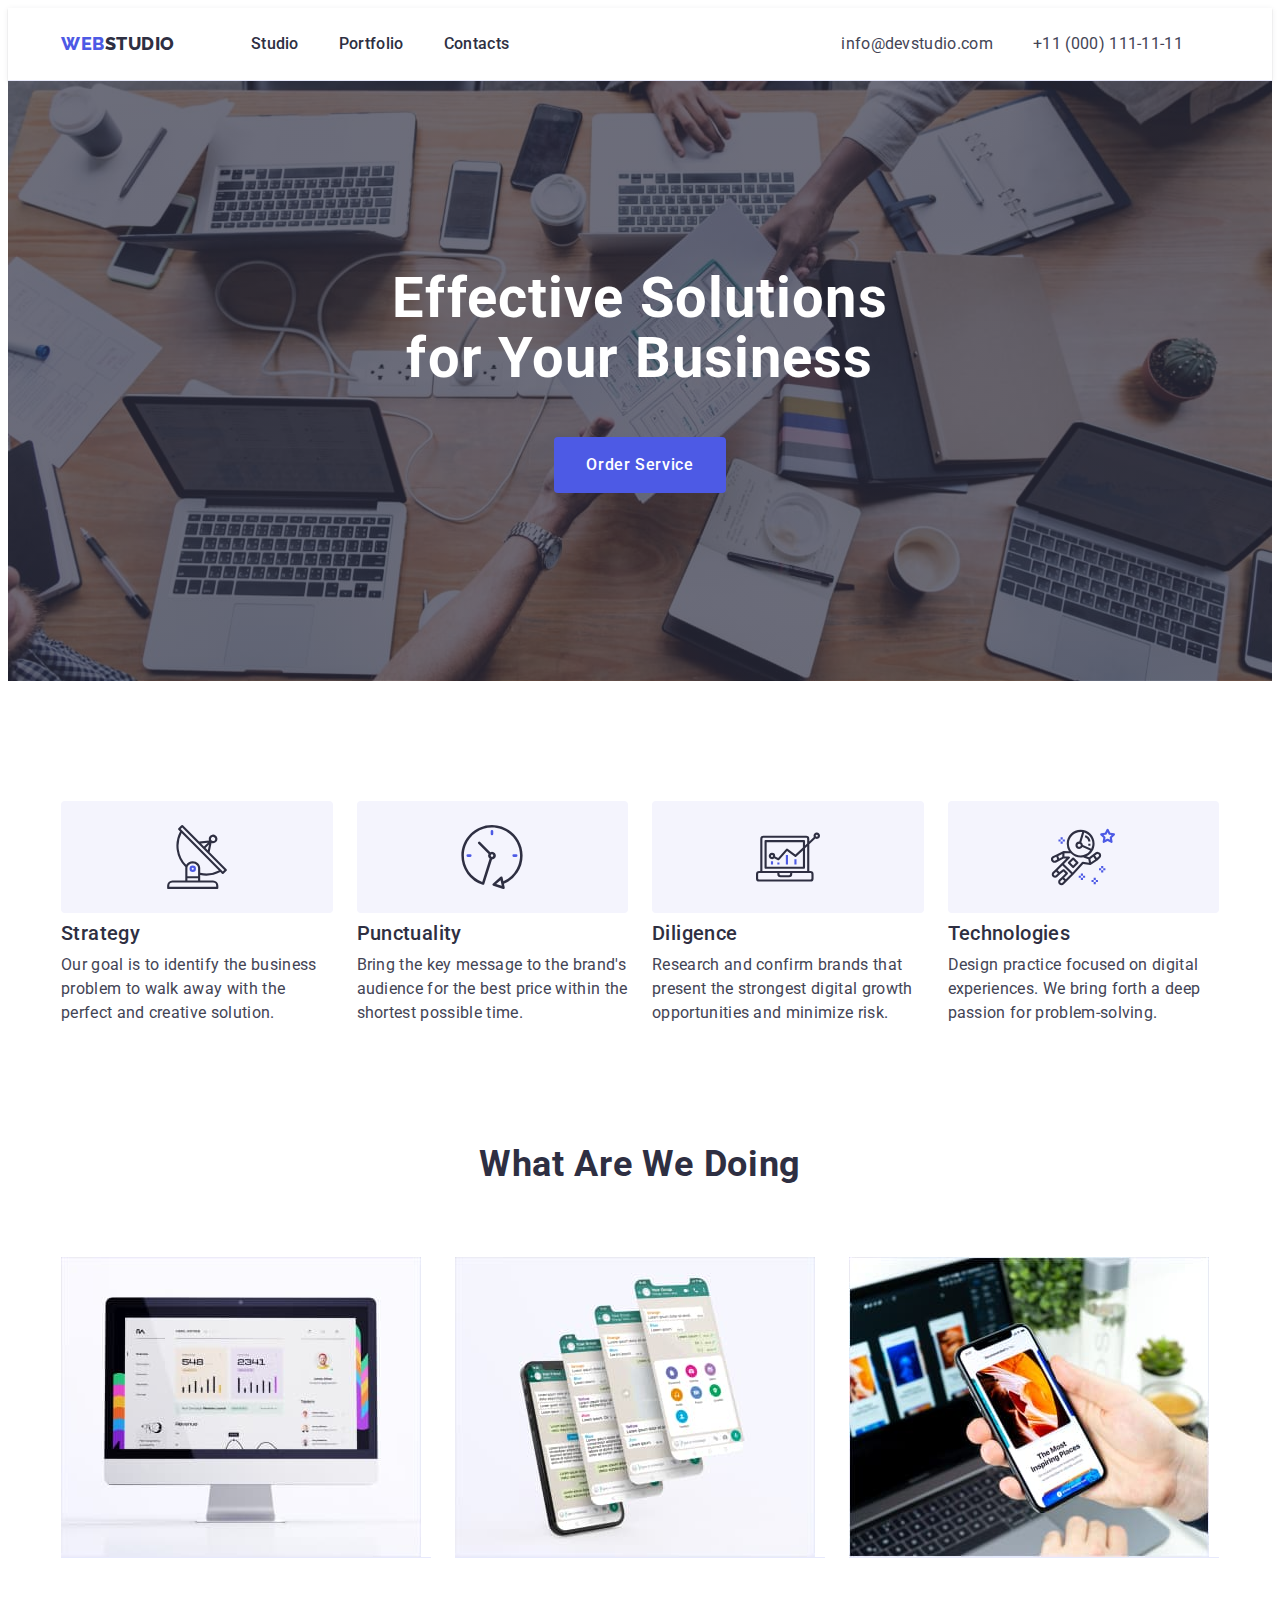
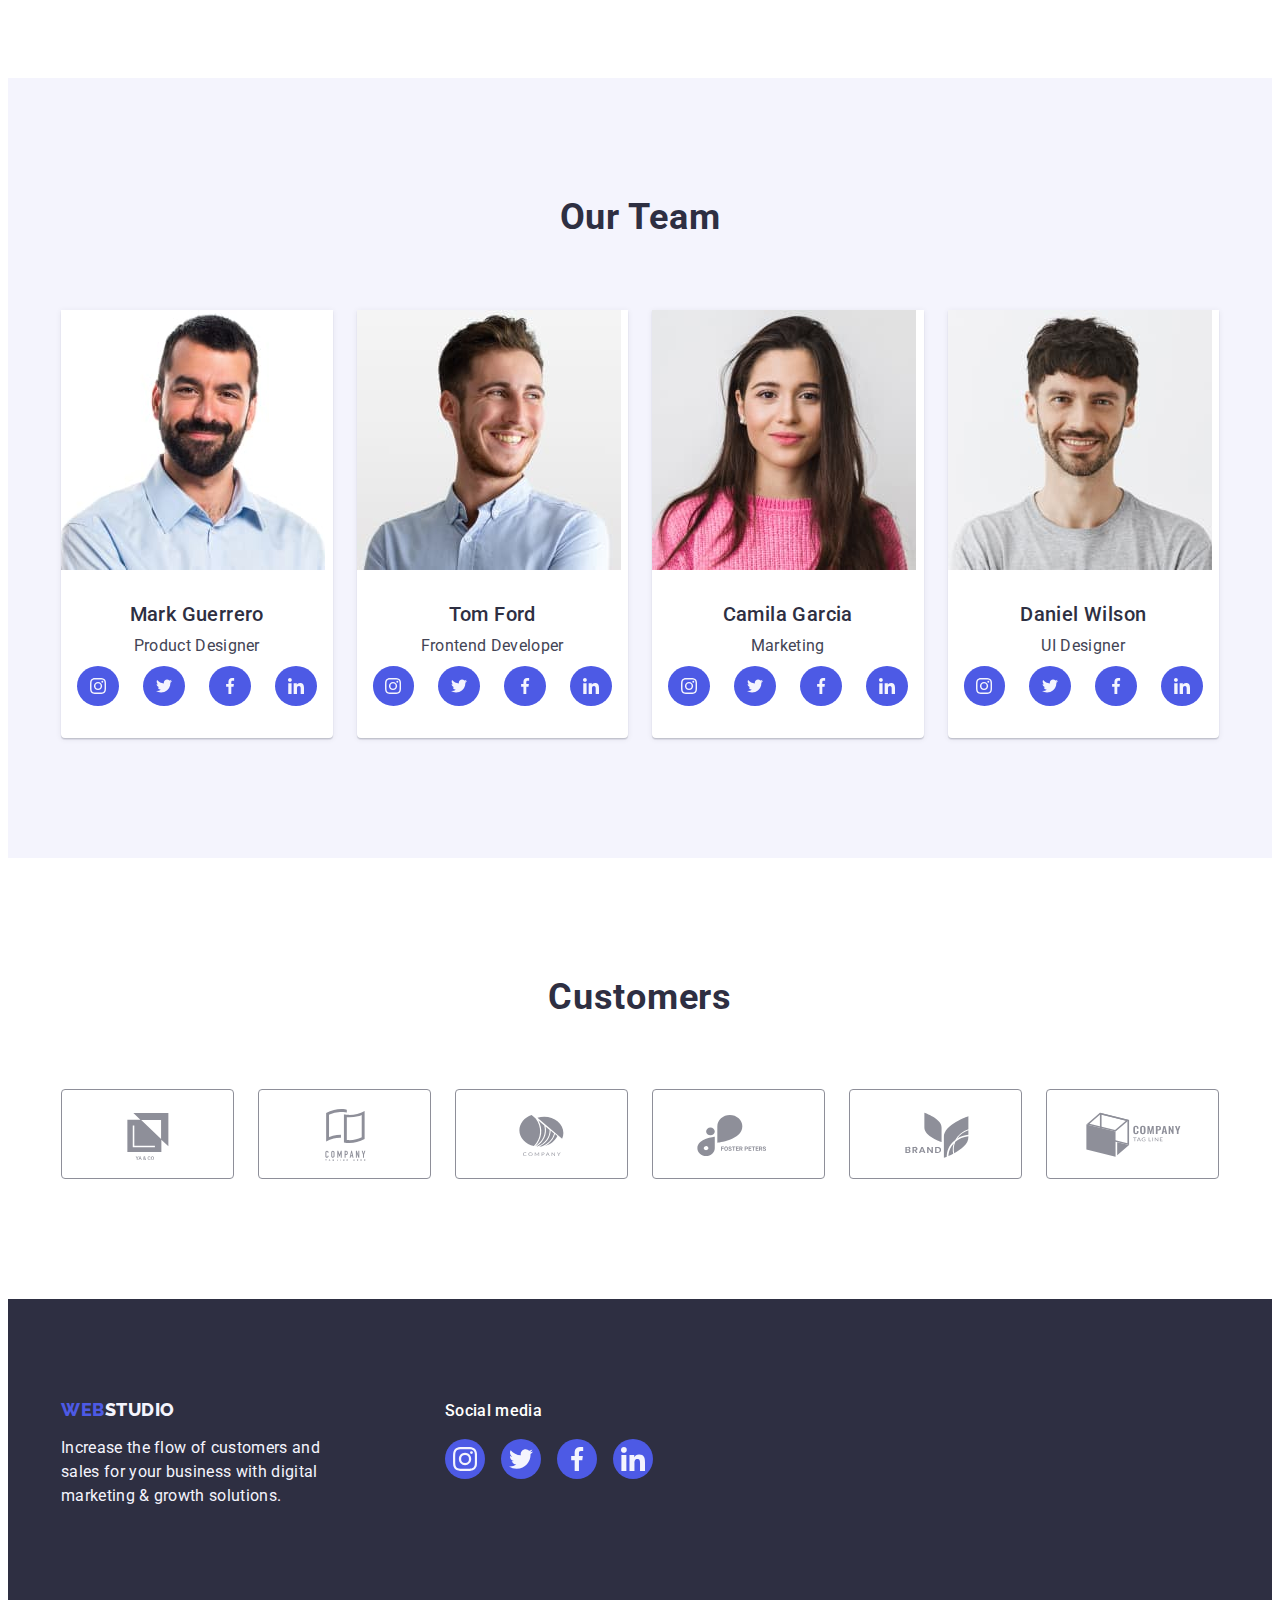
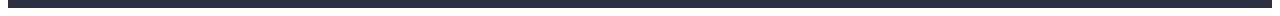
<file: index.html>
<!DOCTYPE html>
<html lang="en">
  <head>
    <meta charset="UTF-8" />
    <meta http-equiv="X-UA-Compatible" content="IE=edge" />
    <meta name="viewport" content="width=device-width, initial-scale=1.0" />
    <title>WebStudio</title>
    <link rel="preconnect" href="https://fonts.googleapis.com" />
    <link rel="preconnect" href="https://fonts.gstatic.com" crossorigin />
    <link
      href="https://fonts.googleapis.com/css2?family=Raleway:wght@800&family=Roboto:wght@400;500;700&display=swap"
      rel="stylesheet" />
    <link
      rel="stylesheet"
      href="https://cdnjs.cloudflare.com/ajax/libs/modern-normalize/1.1.0/modern-normalize.min.css"
      integrity="sha512-wpPYUAdjBVSE4KJnH1VR1HeZfpl1ub8YT/NKx4PuQ5NmX2tKuGu6U/JRp5y+Y8XG2tV+wKQpNHVUX03MfMFn9Q=="
      crossorigin="anonymous"
      referrerpolicy="no-referrer" />
    <link rel="stylesheet" href="./css/styles.css" />
  </head>
  <body>
    <!--Шапка профілю з навігацією та лого-->
    <header class="header">
      <div class="header-container container">
        <nav class="nav">
          <a class="logo link" href="./index.html">Web<span class="upper-logo">Studio</span></a>
          <ul class="site-nav list">
            <li class="item">
              <a class="link" href="./index.html">Studio</a>
            </li>
            <li class="item">
              <a class="link" href="./portfolio.html">Portfolio</a>
            </li>
            <li class="item">
              <a class="link" href="">Contacts</a>
            </li>
          </ul>
        </nav>
        <address class="address">
          <ul class="list">
            <li>
              <a class="address link" href="mailto:info@devstudio.com">info@devstudio.com</a>
            </li>
            <li>
              <a class="address link" href="tel:+110001111111">+11 (000) 111-11-11</a>
            </li>
          </ul>
        </address>
      </div>
    </header>

    <main>
      <!--Секція герой-->
      <section class="hero-container page-hero">
        <div class="container">
          <h1 class="hero-title">Effective Solutions for Your Business</h1>
          <button class="btn hero" type="button">Order Service</button>
        </div>
      </section>

      <!--Секція переваг-->
      <section class="features section">
        <div class="container">
          <h2 class="visually-hidden">Our features</h2>
          <ul class="features list card-set">
            <li class="features item card-sed-item">
              <div class="thumb">
                <svg class="icon" width="64" height="64">
                  <use href="./images/icons.svg#icon-antenna"></use>
                </svg>
              </div>
              <h3 class="features subtitle">Strategy</h3>
              <p class="features text">
                Our goal is to identify the business problem to walk away with the perfect and creative solution.
              </p>
            </li>
            <li class="features item card-sed-item">
              <div class="thumb">
                <svg class="icon" width="64" height="64">
                  <use href="./images/icons.svg#icon-clock"></use>
                </svg>
              </div>
              <h3 class="features subtitle">Punctuality</h3>
              <p class="features text">
                Bring the key message to the brand's audience for the best price within the shortest possible time.
              </p>
            </li>
            <li class="features item card-sed-item">
              <div class="thumb">
                <svg class="icon" width="64" height="64">
                  <use href="./images/icons.svg#icon-diagram"></use>
                </svg>
              </div>
              <h3 class="features subtitle">Diligence</h3>
              <p class="features text">
                Research and confirm brands that present the strongest digital growth opportunities and minimize risk.
              </p>
            </li>
            <li class="features item card-sed-item">
              <div class="thumb">
                <svg class="icon" width="64" height="64">
                  <use href="./images/icons.svg#icon-astronaut"></use>
                </svg>
              </div>
              <h3 class="features subtitle">Technologies</h3>
              <p class="features text">
                Design practice focused on digital experiences. We bring forth a deep passion for problem-solving.
              </p>
            </li>
          </ul>
        </div>
      </section>

      <!--Секція послуг-->
      <section class="working section">
        <div class="container">
          <h2 class="section-title">What are we doing</h2>
          <ul class="working list card-set">
            <li class="working item card-sed-item">
              <img
                src="./images/section-working/what-are-we-doing-1.jpg"
                alt="monitor for computer with open web page"
                width="360"
                height="300" />
            </li>
            <li class="working item card-sed-item">
              <img
                src="./images/section-working/what-are-we-doing-2.jpg"
                alt="mobile phone with chat"
                width="360"
                height="300" />
            </li>
            <li class="working item card-sed-item">
              <img
                src="./images/section-working/what-are-we-doing-3.jpg"
                alt="man with laptop and phone with open websites"
                width="360"
                height="300" />
            </li>
          </ul>
        </div>
      </section>

      <!--Секція Наша команда-->
      <section class="team section">
        <div class="container">
          <h2 class="section-title">Our Team</h2>
          <ul class="team list card-set">
            <li class="team item card-sed-item">
              <img src="./images/section-team/team-1.jpg" alt="Mark Guerrero" width="264" height="260" />
              <div class="desc-wrap">
                <h3 class="team subtitle">Mark Guerrero</h3>
                <p class="team text">Product Designer</p>
                <ul class="media-social list card-set">
                  <li class="card-sed-item">
                    <a
                      class="social-link link"
                      aria-label="Instagram"
                      href=""
                      target="_blank"
                      rel="noopener no-referrer">
                      <svg class="social-icon" width="16" height="16">
                        <use href="./images/icons.svg#icon-instagram"></use>
                      </svg>
                    </a>
                  </li>
                  <li class="card-sed-item">
                    <a class="social-link link" aria-label="Twitter" href="" target="_blank" rel="noopener no-referrer">
                      <svg class="social-icon" width="16" height="16">
                        <use href="./images/icons.svg#icon-twitter"></use>
                      </svg>
                    </a>
                  </li>
                  <li class="card-sed-item">
                    <a
                      class="social-link link"
                      aria-label="Facebook"
                      href=""
                      target="_blank"
                      rel="noopener no-referrer">
                      <svg class="social-icon" width="16" height="16">
                        <use href="./images/icons.svg#icon-facebook"></use>
                      </svg>
                    </a>
                  </li>
                  <li class="card-sed-item">
                    <a
                      class="social-link link"
                      aria-label="Linkedin"
                      href=""
                      target="_blank"
                      rel="noopener no-referrer">
                      <svg class="social-icon" width="16" height="16">
                        <use href="./images/icons.svg#icon-linkedin"></use>
                      </svg>
                    </a>
                  </li>
                </ul>
              </div>
            </li>
            <li class="team item card-sed-item">
              <img src="./images/section-team/team-2.jpg" alt="Tom Ford" width="264" height="260" />
              <div class="desc-wrap">
                <h3 class="team subtitle">Tom Ford</h3>
                <p class="team text">Frontend Developer</p>
                <ul class="media-social list card-set">
                  <li class="card-sed-item">
                    <a
                      class="social-link link"
                      aria-label="Instagram"
                      href=""
                      target="_blank"
                      rel="noopener no-referrer">
                      <svg class="social-icon" width="16" height="16">
                        <use href="./images/icons.svg#icon-instagram"></use>
                      </svg>
                    </a>
                  </li>
                  <li class="card-sed-item">
                    <a class="social-link link" aria-label="" href="Twitter" target="_blank">
                      <svg class="social-icon" width="16" height="16">
                        <use href="./images/icons.svg#icon-twitter"></use>
                      </svg>
                    </a>
                  </li>
                  <li class="card-sed-item">
                    <a class="social-link link" aria-label="Facebook" href="" target="_blank">
                      <svg class="social-icon" width="16" height="16">
                        <use href="./images/icons.svg#icon-facebook"></use>
                      </svg>
                    </a>
                  </li>
                  <li class="card-sed-item">
                    <a
                      class="social-link link"
                      aria-label=""
                      href="Linkedin"
                      target="_blank"
                      rel="noopener no-referrer">
                      <svg class="social-icon" width="16" height="16">
                        <use href="./images/icons.svg#icon-linkedin"></use>
                      </svg>
                    </a>
                  </li>
                </ul>
              </div>
            </li>
            <li class="team item card-sed-item">
              <img src="./images/section-team/team-3.jpg" alt="Camila Garcia" width="264" height="260" />
              <div class="desc-wrap">
                <h3 class="team subtitle">Camila Garcia</h3>
                <p class="team text">Marketing</p>
                <ul class="media-social list card-set">
                  <li class="card-sed-item">
                    <a
                      class="social-link link"
                      aria-label="Instagram"
                      href=""
                      target="_blank"
                      rel="noopener no-referrer">
                      <svg class="social-icon" width="16" height="16">
                        <use href="./images/icons.svg#icon-instagram"></use>
                      </svg>
                    </a>
                  </li>
                  <li class="card-sed-item">
                    <a class="social-link link" aria-label="Twitter" href="" target="_blank" rel="noopener no-referrer">
                      <svg class="social-icon" width="16" height="16">
                        <use href="./images/icons.svg#icon-twitter"></use>
                      </svg>
                    </a>
                  </li>
                  <li class="card-sed-item">
                    <a
                      class="social-link link"
                      aria-label="Facebook"
                      href=""
                      target="_blank"
                      rel="noopener no-referrer">
                      <svg class="social-icon" width="16" height="16">
                        <use href="./images/icons.svg#icon-facebook"></use>
                      </svg>
                    </a>
                  </li>
                  <li class="card-sed-item">
                    <a
                      class="social-link link"
                      aria-label="Linkedin"
                      href=""
                      target="_blank"
                      rel="noopener no-referrer">
                      <svg class="social-icon" width="16" height="16">
                        <use href="./images/icons.svg#icon-linkedin"></use>
                      </svg>
                    </a>
                  </li>
                </ul>
              </div>
            </li>
            <li class="team item card-sed-item">
              <img src="./images/section-team/team-4.jpg" alt="Daniel Wilson" width="264" height="260" />
              <div class="desc-wrap">
                <h3 class="team subtitle">Daniel Wilson</h3>
                <p class="team text">UI Designer</p>
                <ul class="media-social list card-set">
                  <li class="card-sed-item">
                    <a
                      class="social-link link"
                      aria-label="Instagram"
                      href=""
                      target="_blank"
                      rel="noopener no-referrer">
                      <svg class="social-icon" width="16" height="16">
                        <use href="./images/icons.svg#icon-instagram"></use>
                      </svg>
                    </a>
                  </li>
                  <li class="card-sed-item">
                    <a class="social-link link" aria-label="Twitter" href="" target="_blank" rel="noopener no-referrer">
                      <svg class="social-icon" width="16" height="16">
                        <use href="./images/icons.svg#icon-twitter"></use>
                      </svg>
                    </a>
                  </li>
                  <li class="card-sed-item">
                    <a
                      class="social-link link"
                      aria-label="Facebook"
                      href=""
                      target="_blank"
                      rel="noopener no-referrer">
                      <svg class="social-icon" width="16" height="16">
                        <use href="./images/icons.svg#icon-facebook"></use>
                      </svg>
                    </a>
                  </li>
                  <li class="card-sed-item">
                    <a
                      class="social-link link"
                      aria-label="Linkedin"
                      href=""
                      target="_blank"
                      rel="noopener no-referrer">
                      <svg class="social-icon" width="16" height="16">
                        <use href="./images/icons.svg#icon-linkedin"></use>
                      </svg>
                    </a>
                  </li>
                </ul>
              </div>
            </li>
          </ul>
        </div>
      </section>

      <!--Секция клієнтів-->
      <section class="clients section">
        <div class="container">
          <h2 class="section-title">Customers</h2>
          <ul class="clients list card-set">
            <li class="card-sed-item">
              <a class="clients link" href="">
                <svg class="clients-icon" width="104" height="56">
                  <use href="./images/icons.svg#icon-client-logo-1"></use>
                </svg>
              </a>
            </li>
            <li class="card-sed-item">
              <a class="clients link" href="">
                <svg class="clients-icon" width="104" height="56">
                  <use href="./images/icons.svg#icon-client-logo-2"></use>
                </svg>
              </a>
            </li>
            <li class="card-sed-item">
              <a class="clients link" href="">
                <svg class="clients-icon" width="104" height="56">
                  <use href="./images/icons.svg#icon-client-logo-3"></use>
                </svg>
              </a>
            </li>
            <li class="card-sed-item">
              <a class="clients link" href="">
                <svg class="clients-icon" width="104" height="56">
                  <use href="./images/icons.svg#icon-client-logo-4"></use>
                </svg>
              </a>
            </li>
            <li class="card-sed-item">
              <a class="clients link" href="">
                <svg class="clients-icon" width="104" height="56">
                  <use href="./images/icons.svg#icon-client-logo-5"></use>
                </svg>
              </a>
            </li>
            <li class="card-sed-item">
              <a class="clients link" href="">
                <svg class="clients-icon" width="104" height="56">
                  <use href="./images/icons.svg#icon-client-logo-6"></use>
                </svg>
              </a>
            </li>
          </ul>
        </div>
      </section>
    </main>

    <!--Підвал-->
    <footer class="page-footer">
      <div class="footer-container container">
        <div class="footer-left-part">
          <a class="logo link" href="./index.html">Web<span class="lower-logo">Studio</span></a>
          <p class="footer text">
            Increase the flow of customers and sales for your business with digital marketing & growth solutions.
          </p>
        </div>

        <div class="footer-right-part">
          <p class="social-text">Social media</p>
          <ul class="media-social list card-set">
            <li class="card-sed-item">
              <a class="social-link link" href="" target="_blank" rel="noopener no-referrer" aria-label="Instagram">
                <svg class="social-icon" width="24" height="24">
                  <use href="./images/icons.svg#icon-instagram"></use>
                </svg>
              </a>
            </li>
            <li class="card-sed-item">
              <a class="social-link link" href="" target="_blank" rel="noopener no-referrer" aria-label="twitter">
                <svg class="social-icon" width="24" height="24">
                  <use href="./images/icons.svg#icon-twitter"></use>
                </svg>
              </a>
            </li>
            <li class="card-sed-item">
              <a class="social-link link" href="" target="_blank" rel="noopener no-referrer" aria-label="facebook">
                <svg class="social-icon" width="24" height="24">
                  <use href="./images/icons.svg#icon-facebook"></use>
                </svg>
              </a>
            </li>
            <li class="card-sed-item">
              <a class="social-link link" href="" target="_blank" rel="noopener no-referrer" aria-label="linkedin">
                <svg class="social-icon" width="24" height="24">
                  <use href="./images/icons.svg#icon-linkedin"></use>
                </svg>
              </a>
            </li>
          </ul>
        </div>
      </div>
    </footer>
  </body>
</html>
</file>
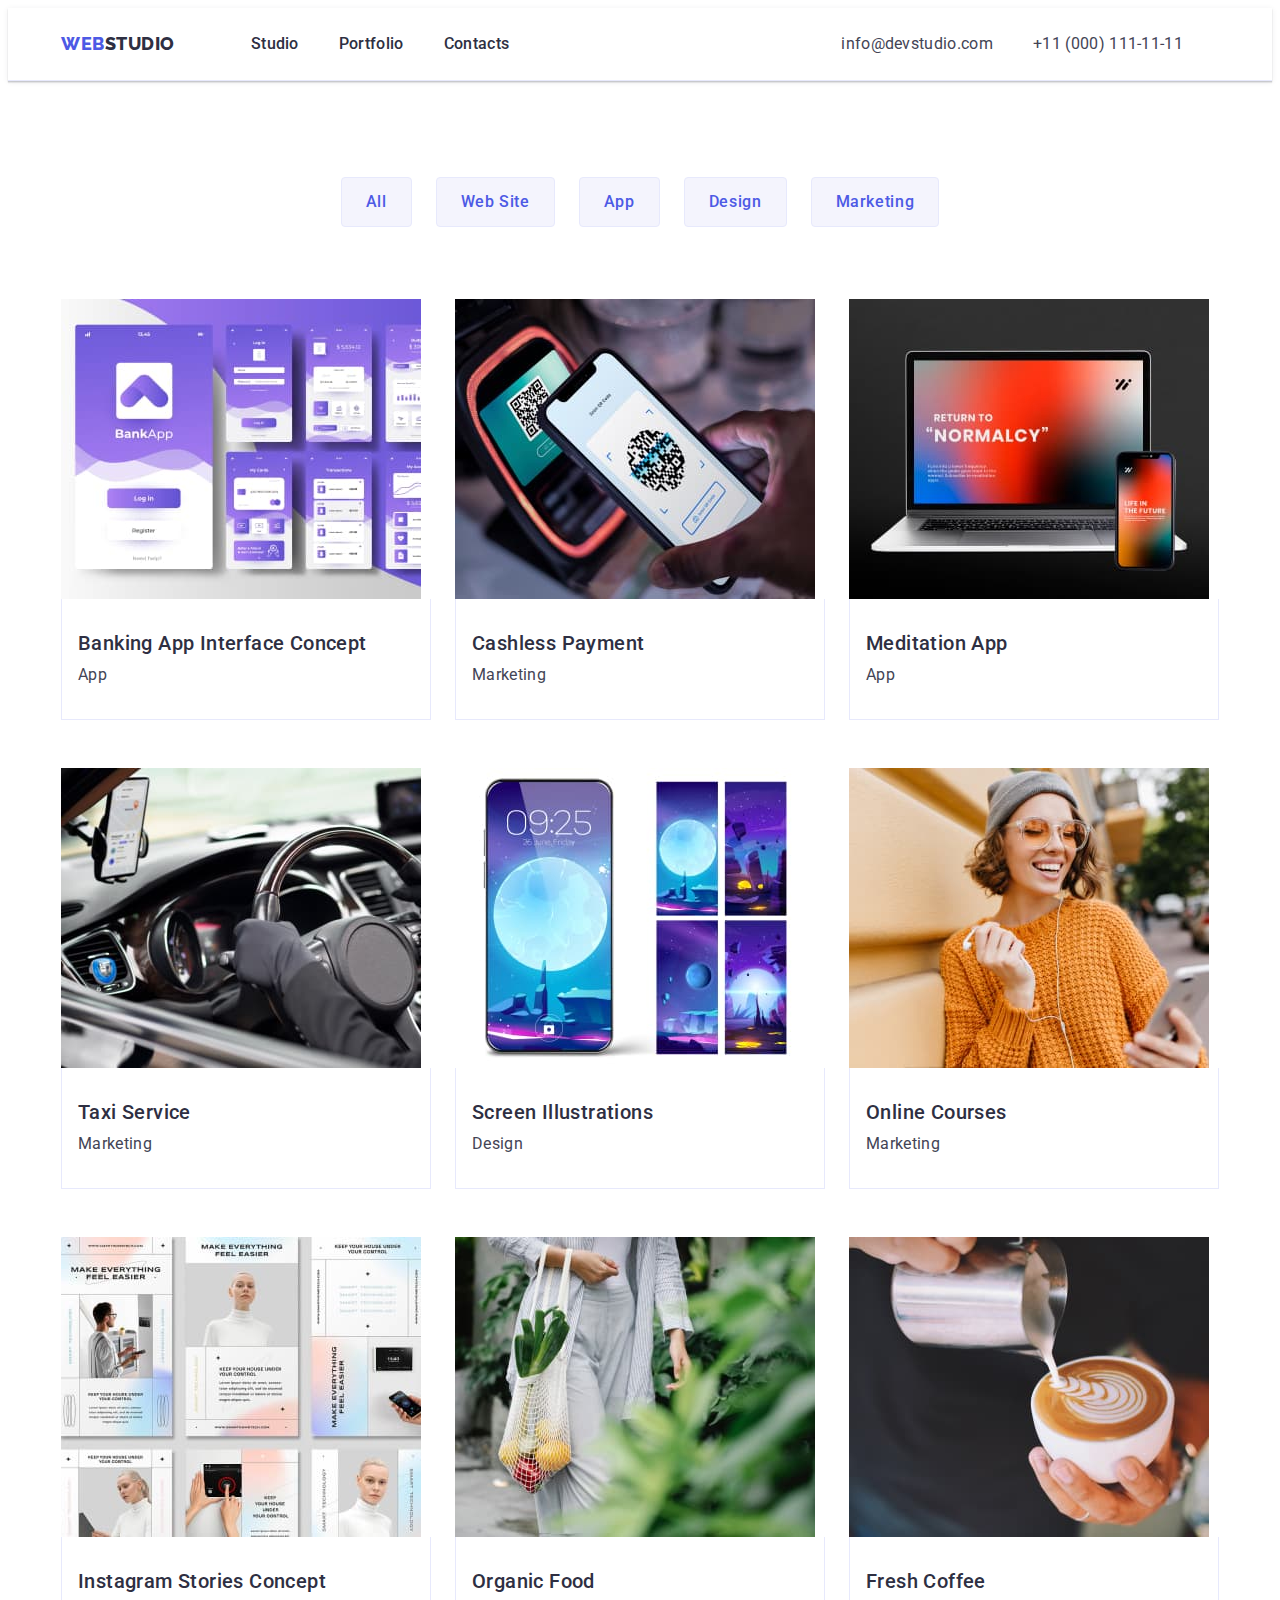
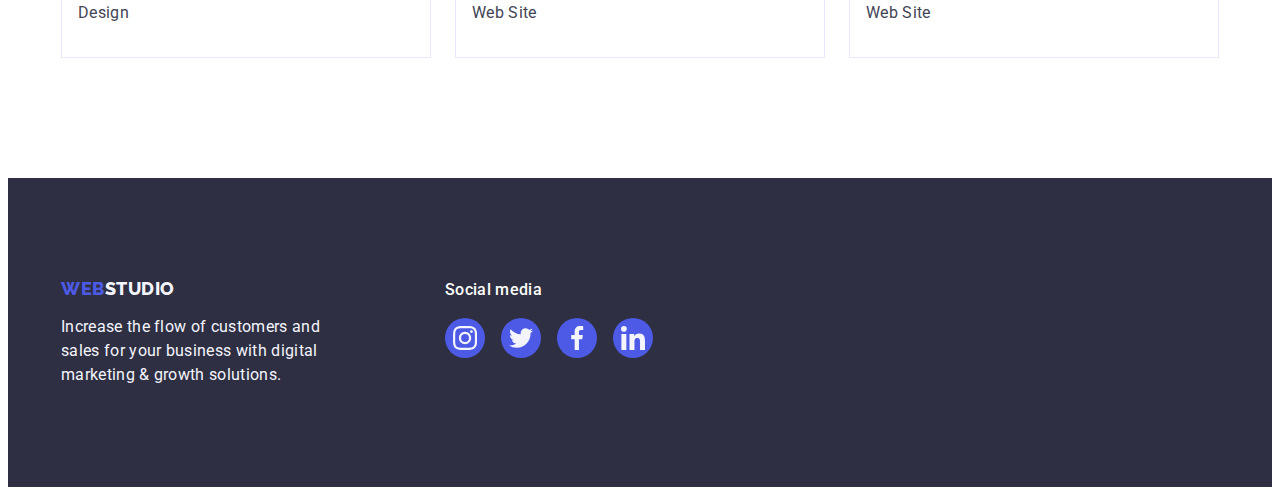
<file: portfolio.html>
<!DOCTYPE html>
<html lang="en">
  <head>
    <meta charset="UTF-8" />
    <meta http-equiv="X-UA-Compatible" content="IE=edge" />
    <meta name="viewport" content="width=device-width, initial-scale=1.0" />
    <title>WebStudio</title>
    <link rel="preconnect" href="https://fonts.googleapis.com" />
    <link rel="preconnect" href="https://fonts.gstatic.com" crossorigin />
    <link
      href="https://fonts.googleapis.com/css2?family=Raleway:wght@800&family=Roboto:wght@400;500;700&display=swap"
      rel="stylesheet"
    />
    <link
      rel="stylesheet"
      href="https://cdnjs.cloudflare.com/ajax/libs/modern-normalize/1.1.0/modern-normalize.min.css"
      integrity="sha512-wpPYUAdjBVSE4KJnH1VR1HeZfpl1ub8YT/NKx4PuQ5NmX2tKuGu6U/JRp5y+Y8XG2tV+wKQpNHVUX03MfMFn9Q=="
      crossorigin="anonymous"
      referrerpolicy="no-referrer"
    />
    <link rel="stylesheet" href="./css/styles.css" />
  </head>
  <body>
    <!--Шапка профілю з навігацією та лого-->
    <header class="header">
      <div class="header-container container">
        <nav class="nav">
          <a class="logo link" href="./index.html"
            >Web<span class="upper-logo">Studio</span></a
          >
          <ul class="site-nav list">
            <li class="item">
              <a class="link" href="./index.html">Studio</a>
            </li>
            <li class="item">
              <a class="link" href="./portfolio.html">Portfolio</a>
            </li>
            <li class="item">
              <a class="link" href="">Contacts</a>
            </li>
          </ul>
        </nav>
        <address class="address">
          <ul class="list">
            <li>
              <a class="address link" href="mailto:info@devstudio.com"
                >info@devstudio.com</a
              >
            </li>
            <li>
              <a class="address link" href="tel:+110001111111"
                >+11 (000) 111-11-11</a
              >
            </li>
          </ul>
        </address>
      </div>
    </header>
    <main>
      <!--Каталог робіт-->
      <section class="page-gallery">
        <div class="container">
          <h1 class="visually-hidden">Work examples</h1>
          <ul class="category list card-set">
            <li class="category-item">
              <button class="btn gallery" type="button">All</button>
            </li>
            <li class="category-item">
              <button class="btn gallery" type="button">Web Site</button>
            </li>
            <li class="category-item">
              <button class="btn gallery" type="button">App</button>
            </li>
            <li class="category-item">
              <button class="btn gallery" type="button">Design</button>
            </li>
            <li class="category-item">
              <button class="btn gallery" type="button">Marketing</button>
            </li>
          </ul>
          <ul class="gallery list card-set">
            <li class="gallery-item card-sed-item">
              <a class="gallery link" href="">
                <img
                  src="./images/portfolio/banking-application-pages.jpg"
                  alt="banking-application-pages"
                  width="360"
                />
                <div class="desc-wrap">
                  <h2 class="gallery subtitle">
                    Banking App Interface Concept
                  </h2>
                  <p class="galerry text">App</p>
                </div></a
              >
            </li>
            <li class="gallery-item card-sed-item">
              <a class="gallery link" href="">
                <img
                  src="./images/portfolio/phone-and-terminal.jpg"
                  alt="phone-and-terminal"
                  width="360"
                />
                <div class="desc-wrap">
                  <h2 class="gallery subtitle">Cashless Payment</h2>
                  <p class="galerry text">Marketing</p>
                </div></a
              >
            </li>
            <li class="gallery-item card-sed-item">
              <a class="gallery link" href="">
                <img
                  src="./images/portfolio/phone-and-laptop.jpg"
                  alt="phone-and-laptop"
                  width="360"
                />
                <div class="desc-wrap">
                  <h2 class="gallery subtitle">Meditation App</h2>
                  <p class="galerry text">App</p>
                </div></a
              >
            </li>
            <li class="gallery-item card-sed-item">
              <a class="gallery link" href="">
                <img
                  src="./images/portfolio/man-driving.jpg"
                  alt="man-driving"
                  width="360"
                />
                <div class="desc-wrap">
                  <h2 class="gallery subtitle">Taxi Service</h2>
                  <p class="galerry text">Marketing</p>
                </div></a
              >
            </li>
            <li class="gallery-item card-sed-item">
              <a class="gallery link" href="">
                <img
                  src="./images/portfolio/phone-and-screen-wallpaper-options.jpg"
                  alt="phone-and-screen-wallpaper-options"
                  width="360"
                />
                <div class="desc-wrap">
                  <h2 class="gallery subtitle">Screen Illustrations</h2>
                  <p class="galerry text">Design</p>
                </div></a
              >
            </li>
            <li class="gallery-item card-sed-item">
              <a class="gallery link" href="">
                <img
                  src="./images/portfolio/girl-in-headphones-with-phone.jpg"
                  alt="girl-in-headphones-with-phone"
                  width="360"
                />
                <div class="desc-wrap">
                  <h2 class="gallery subtitle">Online Courses</h2>
                  <p class="galerry text">Marketing</p>
                </div></a
              >
            </li>
            <li class="gallery-item card-sed-item">
              <a class="gallery link" href="">
                <img
                  src="./images/portfolio/instagram-layout-options.jpg"
                  alt="instagram-layout-options"
                  width="360"
                />
                <div class="desc-wrap">
                  <h2 class="gallery subtitle">Instagram Stories Concept</h2>
                  <p class="galerry text">Design</p>
                </div></a
              >
            </li>
            <li class="gallery-item card-sed-item">
              <a class="gallery link" href="">
                <img
                  src="./images/portfolio/girl-with-a-bag-of-vegetables.jpg"
                  alt="girl-with-a-bag-of-vegetables"
                  width="360"
                />
                <div class="desc-wrap">
                  <h2 class="gallery subtitle">Organic Food</h2>
                  <p class="galerry text">Web Site</p>
                </div></a
              >
            </li>
            <li class="gallery-item card-sed-item">
              <a class="gallery link" href="">
                <img
                  src="./images/portfolio/barista-pouring-milk-into-a-glass-of-coffee.jpg"
                  alt="barista-pouring-milk-into-a-glass-of-coffee"
                  width="360"
                />
                <div class="desc-wrap">
                  <h2 class="gallery subtitle">Fresh Coffee</h2>
                  <p class="galerry text">Web Site</p>
                </div></a
              >
            </li>
          </ul>
        </div>
      </section>
    </main>

    <!--Підвал-->
    <footer class="page-footer">
      <div class="footer-container container">
        <div class="footer-left-part">
          <a class="logo link" href="./index.html"
            >Web<span class="lower-logo">Studio</span></a
          >
          <p class="footer text">
            Increase the flow of customers and sales for your business with
            digital marketing & growth solutions.
          </p>
        </div>

        <div class="footer-right-part">
          <p class="social-text">Social media</p>
          <ul class="media-social list card-set">
            <li class="card-sed-item">
              <a
                class="social-link link"
                href=""
                target="_blank"
                rel="noopener no-referrer"
                aria-label="Instagram"
              >
                <svg class="social-icon" width="24" height="24">
                  <use href="./images/icons.svg#icon-instagram"></use>
                </svg>
              </a>
            </li>
            <li class="card-sed-item">
              <a
                class="social-link link"
                href=""
                target="_blank"
                rel="noopener no-referrer"
                aria-label="twitter"
              >
                <svg class="social-icon" width="24" height="24">
                  <use href="./images/icons.svg#icon-twitter"></use>
                </svg>
              </a>
            </li>
            <li class="card-sed-item">
              <a
                class="social-link link"
                href=""
                target="_blank"
                rel="noopener no-referrer"
                aria-label="facebook"
              >
                <svg class="social-icon" width="24" height="24">
                  <use href="./images/icons.svg#icon-facebook"></use>
                </svg>
              </a>
            </li>
            <li class="card-sed-item">
              <a
                class="social-link link"
                href=""
                target="_blank"
                rel="noopener no-referrer"
                aria-label="linkedin"
              >
                <svg class="social-icon" width="24" height="24">
                  <use href="./images/icons.svg#icon-linkedin"></use>
                </svg>
              </a>
            </li>
          </ul>
        </div>
      </div>
    </footer>
  </body>
</html>
</file>
<file: css/styles.css>
:root {
  --color-navy: #2e2f42;
  --color-slate: #434455;
  --color-text-footer: #f4f4fd;
  --color-text-white: #ffffff;
  --acent-color: #4d5ae5;
  --acent-color-active: #404bbf;
  --acent-color-green: #31d0aa;

  --background-color-white: #ffffff;
  --background-color-dark: #2e2f42;
  --background-color-gris: #f4f4fd;
  --background-color-light: #8e8f99;
  --color-cornflower: #e7e9fc;
  --background-gradient: rgba(46, 47, 66, 0.7);

  --indent: 24px;
  --items: 3;
}
/**
  |============================
  | :root {
  --color-light-slate: rgba(142, 143, 153, 1);
  --color-cornflower: rgba(231, 233, 252, 1);
  --color-navy-blue-modal: rgba(46, 47, 66, 0.4);
  --color-grey: rgba(46, 47, 66, 0.7);
  --color-dairy: rgba(252, 252, 252, 1);
}
  |============================
*/

/**
  |========================================================
  |            Глобальні стилі  нормалізація та reset
  |========================================================
*/

body {
  font-size: 16px;
  font-family: "Roboto", sans-serif;
  line-height: 1.5;
  letter-spacing: 0.02em;
  color: var(--color-slate);

  background-color: var(--background-color-white);
}

h1,
h2,
h3,
h4,
h5,
h6,
p {
  margin: 0;
}

img {
  display: block;
  max-width: 100%;
  height: auto;
}

.link {
  text-decoration: none;
}

.list {
  list-style: none;
  padding: 0;
  margin: 0;
}

.section {
  padding-top: 120px;
  padding-bottom: 120px;
}
/**
  |===========================================
  |                 Контейнер
  |===========================================
*/

.container {
  max-width: 1158px;
  padding: 0 15px;
  margin: 0 auto;

  /*outline: 2px solid red;*/
}

/**
  |==========================================
  |                Скриті заголовки
  |==========================================
*/
.visually-hidden {
  position: absolute;
  width: 1px;
  height: 1px;
  margin: -1px;
  border: 0;
  padding: 0;

  white-space: nowrap;
  clip-path: inset(100%);
  clip: rect(0 0 0 0);
  overflow: hidden;
}

/**
  |==================================================
  |                    Хедер на навігація
  |==================================================
*/

.header {
  border-bottom: 1px solid var(--color-cornflower);
  box-shadow: 0px 2px 1px rgba(46, 47, 66, 0.08), 0px 1px 1px rgba(46, 47, 66, 0.16), 0px 1px 6px rgba(46, 47, 66, 0.08);
}

.header-container {
  display: flex;
  align-items: center;
}

.header .logo {
  display: inline-block;
  padding-top: 24px;
  padding-bottom: 24px;
  margin-right: 76px;
}

.nav {
  display: flex;
  align-items: center;
  margin-right: 332px;
}

.site-nav.list {
  display: flex;
  gap: 40px;
  align-items: center;
}

.site-nav .link {
  padding-top: 24px;
  padding-bottom: 24px;

  font-weight: 500;
  color: var(--color-navy);
}

.site-nav .link:hover,
.site-nav .link:focus,
.site-nav .link:active {
  color: var(--acent-color-active);
}
/*
.site-nav .link.current {
  color: var(--acent-color);
} */

.address {
  font-weight: inherit;
  font-style: normal;
  color: inherit;
}

.address .list {
  display: flex;
  gap: 40px;
  align-items: center;
}

.address.link {
  display: block;
  padding-top: 24px;
  padding-bottom: 24px;
}
.address .link:hover,
.address .link:focus,
.address .link:active {
  color: var(--acent-color-active);
}

/**
  |======================================
  |                   Логотип
  |======================================
*/

.logo {
  font-family: "Raleway", sans-serif;
  font-weight: 800;
  font-size: 18px;
  line-height: 1.17;
  letter-spacing: 0.03em;
  text-transform: uppercase;
  color: var(--acent-color);
}

.logo:hover,
.logo:focus {
  color: var(--acent-color-active);
}

.logo .upper-logo {
  color: var(--color-navy);
}

/**
  |===================================
  |                 Заголовки 
  |===================================
*/
.section-title {
  margin-bottom: 72px;
  color: var(--color-navy);

  font-size: 36px;
  line-height: 1.11;
  letter-spacing: 0.02em;
  text-align: center;
  text-transform: capitalize;
}

.subtitle {
  margin-bottom: 8px;
  color: var(--color-navy);

  font-weight: 500;
  font-size: 20px;
  line-height: 1.2;
  letter-spacing: 0.02em;
}

/**
  |==================================
  |                Кнопка
  |==================================
*/

.btn {
  font-size: inherit;
  line-height: inherit;
  font-family: inherit;
  font-weight: 500;
  letter-spacing: 0.04em;
  text-align: center;
  color: var(--color-text-white);

  background-color: var(--acent-color);
  cursor: pointer;
}

.btn:hover,
.btn:focus {
  background-color: var(--acent-color-active);
}

/**
  |====================================
  |                   Сітки
  |====================================
*/

.card-set {
  display: flex;
  flex-wrap: wrap;
  gap: var(--indent);
}

.card-sed-item {
  flex-basis: calc((100% - var(--indent) * (var(--items) - 1)) / var(--items));
}

/**
  |=================================
  |                  Герой
  |=================================
*/
.page-hero {
  padding: 188px 0px;
  max-width: 1440px;

  background-image: linear-gradient(var(--background-gradient), var(--background-gradient)),
    url(../images/section-hero/hero-people-office.jpg);
  background-repeat: no-repeat;
  background-position: center;
  background-size: cover;

  background-color: var(--background-color-dark);
}

.hero-container {
  display: block;
  margin-left: auto;
  margin-right: auto;
}

.hero-title {
  max-width: 496px;
  margin: 0px auto 48px;

  font-size: 56px;
  line-height: 1.07;
  letter-spacing: 0.02em;
  text-align: center;
  color: var(--color-text-white);
}

.btn.hero {
  display: block;
  min-width: 169px;
  padding: 16px 32px;
  border: 0;
  border-radius: 4px;
  margin: 0 auto;
}

/**
  |===================================
  |             Секція переваг
  |===================================
*/

.features.list {
  --items: 4;
}

.thumb {
  display: flex;
  justify-content: center;
  align-items: center;
  height: 112px;

  margin-bottom: 8px;
  border-radius: 4px;
  background: var(--background-color-gris);
}

/**
  |=================================
  |                Секція послуг
  |=================================
*/

.working.section {
  padding-top: 0px;
}

.working.item {
  border-bottom: 1px solid var(--color-cornflower);
}

/**
  |=================================
  |                Секція команди
  |=================================
*/

.team.section {
  background-color: var(--background-color-gris);
}

.team.list {
  --items: 4;
}

.team.item {
  box-shadow: 0px 1px 6px rgba(46, 47, 66, 0.08), 0px 1px 1px rgba(46, 47, 66, 0.16), 0px 2px 1px rgba(46, 47, 66, 0.08);
  border-radius: 0px 0px 4px 4px;
  background-color: var(--background-color-white);
}

.team.text {
  margin-bottom: 8px;
}

.desc-wrap {
  padding: 32px 0;
  text-align: center;
}

.media-social {
  --items: 4;
  height: 40px;
  justify-content: center;
  padding-right: 16px;
  padding-left: 16px;
}

.social-link {
  display: flex;
  justify-content: center;
  align-items: center;
  width: 100%;
  height: 100%;

  color: var(--background-color-gris);
  background-color: var(--acent-color);
  border-radius: 50%;
}

.social-link:hover,
.social-link:focus {
  background-color: var(--acent-color-active);
}

.social-icon {
  fill: currentColor;
}

/**
  |============================
  | Секція клієнтів
  |============================
*/
.clients .section-title {
  line-height: 1.1;
}

.clients.list {
  --items: 6;
}

.clients.link {
  display: flex;
  justify-content: center;
  align-items: center;
  height: 88px;

  color: var(--background-color-light);
  border: 1px solid var(--background-color-light);
  border-radius: 4px;
}

.clients.link:hover,
.clients.link:focus {
  color: var(--acent-color-active);
  border: 1px solid var(--acent-color-active);
}

.clients-icon {
  display: block;
  margin: 16px auto;

  fill: currentColor;
}

.clients-icon:hover,
.clients-icon:focus {
  fill: currentColor;
}

/**
|========================================
|          Кнопки галереї робіт
|========================================
*/
.category.list {
  margin-bottom: 72px;
  --items: 5;
  justify-content: center;
  align-items: center;
}
.btn.gallery {
  padding: 12px 24px;
  border: 1px solid var(--color-cornflower);
  border-radius: 4px;

  color: var(--acent-color);
  background-color: var(--background-color-gris);
}

.btn.gallery:hover,
.btn.gallery:focus {
  border: 1px solid transparent;
  box-shadow: 0px 3px 1px rgba(0, 0, 0, 0.1), 0px 2px 1px rgba(0, 0, 0, 0.08), 0px 2px 2px rgba(0, 0, 0, 0.12);

  color: var(--color-text-white);
  background-color: var(--acent-color-active);
}

/**
|==========================================
|                    Галерея робіт
|==========================================
*/

.page-gallery {
  padding-top: 96px;
  padding-bottom: 120px;
}

.gallery.card-set {
  column-gap: var(--indent);
  row-gap: 48px;
}

.gallery .desc-wrap {
  padding-left: 16px;
}
.gallery.link {
  display: block;
}

.gallery.link:hover,
.gallery.link:focus {
  box-shadow: 0px 1px 6px rgba(46, 47, 66, 0.08), 0px 1px 1px rgba(46, 47, 66, 0.16), 0px 2px 1px rgba(46, 47, 66, 0.08);
  border: 1px solid var(--background-color-gris);
}

/*.gallery.link:hover .desc-wrap,
.gallery.link:focus .desc-wrap {
  box-shadow: 0px 1px 6px rgba(46, 47, 66, 0.08),
    0px 1px 1px rgba(46, 47, 66, 0.16), 0px 2px 1px rgba(46, 47, 66, 0.08);
  border: 1px solid var(--background-color-gris);
}

/*.gallery-item:nth-child(3n + 3) {
  margin-right: 0px;
}
.gallery-item:not(:nth-last-child(-n + 3)) {
  margin-bottom: 48px;
}*/

.gallery .text {
  letter-spacing: 0.02em;
  color: var(--color-slate);
}

.gallery .desc-wrap {
  border-right: 1px solid var(--color-cornflower);
  border-bottom: 1px solid var(--color-cornflower);
  border-left: 1px solid var(--color-cornflower);

  text-align: left;
}

/**
|========================================
|                 Підвал
|========================================
*/

.page-footer {
  padding-top: 100px;
  padding-bottom: 100px;

  background-color: var(--background-color-dark);
}
.footer-container {
  display: flex;
  align-items: baseline;
}

.page-footer .logo {
  display: inline-block;
  margin-bottom: 16px;
}

.page-footer .lower-logo {
  color: var(--color-text-footer);
}

.footer-left-part {
  margin-right: 120px;
}

.footer.text {
  width: 264px;
  color: var(--color-text-footer);
}

.social-text {
  margin-bottom: 16px;

  font-weight: 500;
  color: var(--color-text-white);
}

.page-footer .media-social {
  padding: 0;
  --indent: 16px;
}
.page-footer .card-sed-item {
  width: 40px;
}
.page-footer .social-link:hover,
.page-footer .social-link:focus {
  background-color: var(--acent-color-green);
}
</file>
